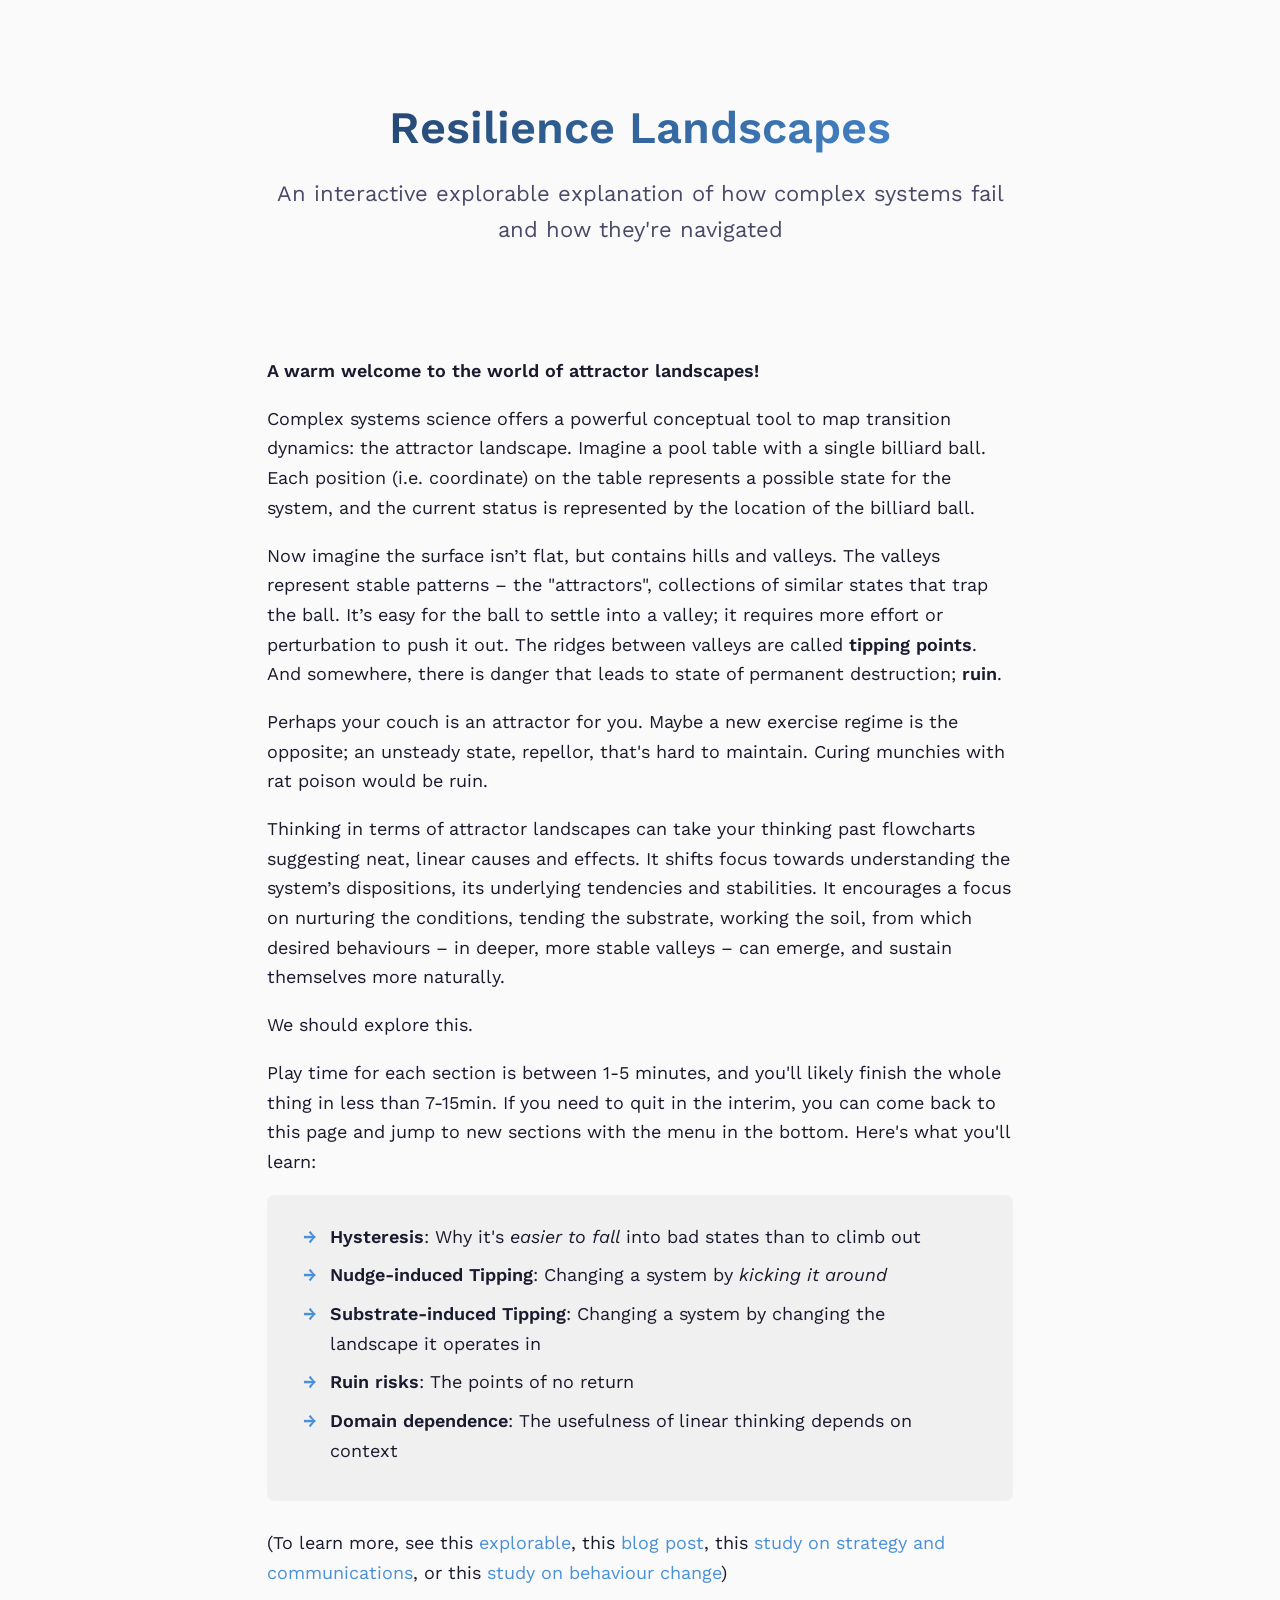
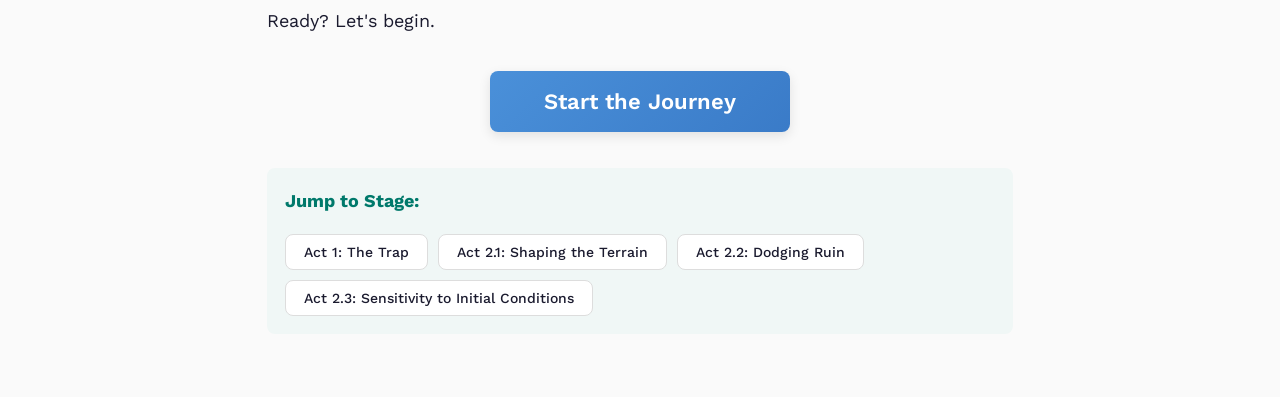
<file: index.html>
<!DOCTYPE html>
<html lang="en">

<head>
    <meta charset="UTF-8">
    <meta name="viewport" content="width=device-width, initial-scale=1.0">
    <meta name="description"
        content="An interactive explorable teaching how complex systems fail—using attractor dynamics, tipping points, and early warning signals.">

    <title>Resilience Landscapes</title>
    <link rel="icon" type="image/png" href="favicon.png">
    <!-- Fonts -->
    <link rel="preconnect" href="https://fonts.googleapis.com">
    <link rel="preconnect" href="https://fonts.gstatic.com" crossorigin>
    <link href="https://fonts.googleapis.com/css2?family=Work+Sans:wght@400;500;600;700&display=swap" rel="stylesheet">

    <!-- Styles -->
    <link rel="stylesheet" href="css/styles.css">

    <!-- Google Analytics -->
    <script async src="https://www.googletagmanager.com/gtag/js?id=G-QK90VZ0VQW"></script>
    <script>
        window.dataLayer = window.dataLayer || [];
        function gtag() { dataLayer.push(arguments); }
        gtag('js', new Date());
        gtag('config', 'G-QK90VZ0VQW', { send_page_view: false });
    </script>
</head>

<body>
    <main id="app">
        <!-- Progress Navigation -->
        <nav class="progress-nav" id="progress-nav" style="display: none;">
            <div class="progress-container">
                <div class="dot-item" id="dot-act1" data-target="act1" title="Act 1: The Trap">
                    <div class="dot"></div><span class="dot-label">1</span>
                </div>
                <div class="dot-line"></div>
                <div class="dot-item" id="dot-act2-s1" data-target="act2-s1" title="Act 2.1: Shaping the Terrain">
                    <div class="dot"></div><span class="dot-label">2.1</span>
                </div>
                <div class="dot-line"></div>
                <div class="dot-item" id="dot-act2-s2" data-target="act2-s2" title="Act 2.2: Dodging Ruin">
                    <div class="dot"></div><span class="dot-label">2.2</span>
                </div>
                <div class="dot-line"></div>
                <div class="dot-item" id="dot-act2-s3" data-target="act2-s3"
                    title="Act 2.3: Sensitivity to Initial Conditions">
                    <div class="dot"></div><span class="dot-label">2.3</span>
                </div>
            </div>
        </nav>

        <!-- Introduction -->
        <section class="narrative-section" id="intro">
            <!-- Title Section -->
            <header class="title-section">
                <h1>Resilience Landscapes</h1>
                <p class="subtitle">An interactive explorable explanation of how complex systems fail and how they're
                    navigated</p>
            </header>

            <p><strong>A warm welcome to the world of attractor landscapes!</strong></p>
            <p>
                Complex systems science offers a powerful conceptual tool to map transition dynamics: the attractor
                landscape. Imagine a pool table with a single billiard ball. Each position (i.e. coordinate) on the
                table represents a
                possible state for the system, and the current status is represented by the location of the billiard
                ball.
            </p>
            <p>
                Now imagine the surface isn’t flat, but contains hills and valleys. The valleys represent stable
                patterns – the "attractors", collections of similar states that trap the ball. It’s easy for the ball to
                settle into a valley; it requires more effort or perturbation to push it out. The ridges between valleys
                are called <strong>tipping points</strong>. And somewhere, there is danger that leads
                to state of permanent destruction; <strong>ruin</strong>.
            </p>
            <p>
                Perhaps your couch is an attractor for you. Maybe a new exercise regime is the opposite; an unsteady
                state, repellor, that's hard to maintain. Curing munchies with rat poison would be ruin.
            </p>
            <p>
                Thinking in terms of attractor landscapes can take your thinking past flowcharts suggesting neat, linear
                causes and effects. It shifts focus towards understanding the system’s dispositions, its underlying
                tendencies and stabilities. It encourages a focus on nurturing the conditions, tending the substrate,
                working the soil, from which desired behaviours – in deeper, more stable valleys – can emerge, and
                sustain themselves more naturally.
            </p>
            <p>
                We should explore this.
            </p>
            <p>
                Play time for each section is between 1-5 minutes, and you'll likely finish the whole thing in less than
                7-15min.
                If you need to quit in the interim, you can come back to this page and jump to new sections with the
                menu
                in the bottom. Here's what you'll learn:
            </p>
            <ul class="learning-goals">
                <li><strong>Hysteresis</strong>: Why it's <em>easier to fall</em> into bad states than to climb out</li>
                <li><strong>Nudge-induced Tipping</strong>: Changing a system by <em>kicking it around</em></li>
                <li><strong>Substrate-induced Tipping</strong>: Changing a system by changing the landscape it operates
                    in</li>
                <li><strong>Ruin risks</strong>: The points of no return</li>
                <li><strong>Domain dependence</strong>: The usefulness of linear thinking depends on context</li>
            </ul>
            <p>
                (To learn more, see this <a href="https://ncase.me/attractors" target="_blank">explorable</a>, this
                <a href="http://mattiheino.com/sense-of-safety" target="_blank">blog post</a>, this <a
                    href="https://doi.org/10.3389/fpsyg.2024.1346542" target="_blank">study on strategy and
                    communications</a>, or this <a href="https://doi.org/10.1080/17437199.2022.2146598"
                    target="_blank">study on behaviour change</a>)
            </p>
            <p>
                Ready? Let's begin.
            </p>
            <button class="start-button" id="start-btn">Start the Journey</button>

            <div class="act-navigation" style="margin: 2rem 0; padding: 1rem; background: #f0f7f6; border-radius: 8px;">
                <p style="margin-top: 0; font-weight: bold; color: #00796b;">Jump to Stage:</p>
                <div style="display: flex; gap: 10px; flex-wrap: wrap;">
                    <button class="nav-link-btn" data-act="act1">Act 1: The Trap</button>
                    <button class="nav-link-btn" data-act="act2-s1">Act 2.1: Shaping the Terrain</button>
                    <button class="nav-link-btn" data-act="act2-s2">Act 2.2: Dodging Ruin</button>
                    <button class="nav-link-btn" data-act="act2-s3">Act 2.3: Sensitivity to Initial Conditions</button>
                </div>
            </div>
        </section>

        <!-- Act 1: The Trap (Hysteresis) -->
        <section class="act-section" id="act1" style="display: none;">
            <h2>Act 1: The Trap</h2>

            <div id="act1-narrative-overlay" class="narrative-overlay hidden">
                <!-- Screen 1: Debrief -->
                <div id="act1-screen-debrief" class="screen">
                    <h3>What just happened?</h3>
                    <p>
                        You probably noticed: it took <strong class="entry-cost">1 click</strong> to fall in,
                        but it required <strong class="exit-cost">~8 clicks</strong> of persistent effort to escape.
                    </p>
                    <p>
                        This asymmetry is called <strong>hysteresis</strong>.
                    </p>
                    <p>
                        For example: Communities lose trust quickly but rebuild it slowly.
                        It's easy to fall into bad states, expensive to escape.
                    </p>
                    <p>
                        Or think of a neighborhood that loses its last grocery store.
                        Residents leave. Property values drop. Getting a new store?
                        That requires <em>reversing</em> a downward spiral – far harder than the initial decline.
                    </p>
                    <p>
                        It is rarely a single thing that causes anything in human systems, but rather often a
                        combination of
                        factors that only become known after the fact. This is captured in the sayings "Everything is
                        obvious, once you know the answer", as well as "It's tough to make predictions, especially about
                        the
                        future."
                    </p>
                    <p>
                        Notice that by moving the ball to the adjacent tiles, you did something very important. You took
                        steps to the <strong>"adjacent possible"</strong> state; a place you could get from where you
                        currently were. This
                        will be explored as we move further.
                    </p>
                    <button class="continue-btn" id="act1-btn-continue">Continue →</button>
                </div>
            </div>

            <div class="act-content">
                <p class="instruction">
                    The ball sits on a plateau. <strong>Click an adjacent tile</strong> to move the ball.
                    <br><br>
                    Try to get it into the valley (the dark green area).
                </p>
                <div class="simulation-container">
                    <canvas id="act1-canvas"></canvas>
                    <div class="controls">
                        <!-- Click counter removed per user request -->
                    </div>
                </div>
                <div class="act1-phases">
                    <div class="phase" id="phase2-instructions" style="display: none;">
                        <p>Now <strong>move the ball OUT of the valley</strong>. Slopes are slippery – if you stop for
                            too long, the ball will slide back down!</p>
                    </div>
                </div>
            </div>
        </section>


        <!-- Act 1 Intermission (Omitted for the time being on purpose!) -->
        <section class="act-section" id="intermission" style="display: none;">
            <h2>Intermission</h2>
            <div class="act-content">
                <p>
                    What did you think about this first interaction?
                </p>

                <form name="act1-feedback" method="POST" action="https://forms.preparedness.fi/submit" class="feedback-form"
                    style="margin: 2rem 0;">
                    <input type="hidden" name="form-name" value="act1-feedback" />
                    <input type="hidden" name="attempts" id="stats-attempts" value="1" />
                    <input type="hidden" name="nudges_out" id="stats-nudges-out" value="0" />

                    <!-- Honeypot field - hidden from humans, visible to bots -->
                    <div class="ohnohoney">
                        <label for="website">Website</label>
                        <input type="text" name="website" id="website" autocomplete="off" tabindex="-1" />
                    </div>

                    <textarea name="feedback" id="user-feedback" placeholder="Share your thoughts here..."
                        style="width: 100%; min-height: 120px; padding: 1rem; border-radius: 8px; border: 1px solid #ddd; font-family: inherit; margin-bottom: 1rem;"></textarea>
                    <button type="submit" class="continue-btn" id="send-feedback-btn">Share Thoughts</button>
                    <p id="feedback-thanks" style="display: none; color: #4db6ac; font-weight: bold; margin-top: 1rem;">
                        Thanks for the feedback!
                    </p>
                </form>

                <button class="continue-btn" id="continue-to-act2" style="margin-top: 1rem;">Continue to Act 2
                    →</button>
            </div>
        </section>

        <!-- Act 2: Changing the Landscape -->
        <section class="act-section" id="act2" style="display: none;">
            <h2>Act 2: Changing the Landscape</h2>

            <div id="act2-narrative-overlay" class="narrative-overlay">
                <!-- Screen 1: System Definition -->
                <div id="act2-screen-setup" class="screen active">
                    <h3>Define your System</h3>
                    <p>Before we begin, think of a system you care about, and which is trying to reach some goal
                        – this could be e.g. yourself, or your community, city, or organisation. Let's
                        imagine the <strong>ball</strong> is that system.</p>

                    <div class="input-group">
                        <label>What is your system?</label>
                        <input type="text" id="act2-input-system" placeholder="e.g. Townsville" />
                    </div>

                    <p>Now, what is a desirable state – a <strong>goal</strong> – this system is striving for? This will
                        be
                        represented by the <strong>star</strong> (⭐) on your landscape.</p>

                    <div class="input-group">
                        <label>What is the goal the system is reaching for?</label>
                        <input type="text" id="act2-input-goal"
                            placeholder="e.g. Ability to survive a 1-week electricity outage" />
                    </div>

                    <button class="continue-btn" id="act2-btn-next-1">Next</button>
                </div>

                <!-- Screen 2: Landscape Mechanics -->
                <div id="act2-screen-concepts" class="screen">
                    <h3>A New Perspective</h3>
                    <p>In Act 1, you saw how a system falls into an attractor – and you had to exert persistent effort
                        to push it back out.</p>

                    <p>Now we switch to a more elaborate view of the terrain – one where you have much less direct
                        control.</p>

                    <p>In this view, each coordinate on the landscape represents a possible "state" of your system.</p>

                    <img src="img/landscape.png" alt="The Landscape of States"
                        style="width:100%; max-width:400px; margin: -05% auto -05% auto; display:block; clip-path: inset(18% 0 18% 0);">

                    <p><strong>Valleys</strong> are collections of coordinates that naturally pull the system toward
                        them. If <span class="val-goal">your goal</span> is a set of states in a valley, it's easy
                        to maintain it.</p>
                    <p><strong>Ridges</strong> are unstable or difficult states that push the system away.
                        If <span class="val-goal">your goal</span> is a set of states on a ridge, it's difficult to
                        maintain it.
                    </p>
                    <p>But navigation is not necessarily about moving the ball directly – it could be about shaping the
                        landscape of
                        possibilities, as we'll see next.</p>
                    <button class="continue-btn" id="act2-btn-next-2">Next</button>
                </div>

                <!-- Screen 3: N-Tipping (Observation) -->
                <div id="act2-screen-observation" class="screen">
                    <h3>Stability goes bye-bye in the wild!</h3>
                    <p>In act 1 you had perfect control of the ball, and the environment was static.</p>
                    <p>But living systems don't exist in a vacuum. They are constantly influenced by external
                        and internal events, including shocks and interactions with their environment.</p>
                    <p>Watch how the smaller events – vibrations – and larger shocks, depicted by <strong>red
                            arrows</strong>, nudge <span class="val-system">your system</span>
                        in its space of possibilities.
                        Just observe how it drifts through its current environment.</p>
                    <button class="continue-btn" id="act2-btn-ready">Begin Observation</button>
                </div>

                <!-- Screen 4: B-Tipping Prompt -->
                <div id="act2-screen-play-prompt" class="screen">
                    <h3>Reshaping the Path</h3>
                    <p>Now it's your turn. To help <span class="val-system">the system</span> reach <span
                            class="val-goal">the goal</span>, you must reshape the terrain itself. But first, a few
                        concepts.</p>
                    <p>When real systems abruptly change their state ("tip"), you can think of it happening in different
                        ways:</p>
                    <p>
                        <strong>Control-driven Tipping</strong>: In Act 1, you deliberately pushed the system over a
                        ridge step by step. This is intentional effort – like choosing to scale a mountain to reach a
                        new destination.
                    </p>
                    <p>
                        <strong>N-Tipping</strong> ("noise-induced"): This is what you just observed with the red
                        arrows. The system wanders randomly due to unexpected shocks or environmental noise, eventually
                        being knocked over a tipping point by chance.
                    </p>
                    <p>
                        <strong>B-Tipping</strong> ("bifurcation-induced"): Here, the tipping happens because the
                        landscape itself changes. What used to be a stability-inducing valley slowly flattens out until
                        it offers no protection at all. Once that stability is gone, even the smallest amount of
                        everyday noise will push the system into a new state.
                    </p>
                    <p>In what follows, you're acting more as a steward than a driver of the system. <strong>Stamp the
                            terrain</strong> (click to lift/lower) to create a path of valleys – and
                        remove the ridges standing in the way.</p>
                    <button class="continue-btn" id="act2-btn-start">Start stewarding</button>
                    <p class="tip" style="font-size: 0.85rem; color: #666; margin-top: 0.75rem; font-style: italic;">
                        💡 Tip: On a computer, you can right-click to quickly toggle between lift and lower.
                    </p>
                </div>

                <!-- Screen 5: Strategic Debrief (Retry 1) -->
                <div id="act2-screen-strategy" class="screen">
                    <h3>Success!</h3>
                    <p>You reached <span class="val-goal">the goal</span> in <span class="val-clicks">X</span>
                        stamps.
                    </p>
                    <p>By the way, in complex systems science, these <strong>Valleys</strong> are formally called
                        <strong>Attractors</strong>, and the <strong>Ridges</strong> are called
                        <strong>Repellors</strong>. You just practically applied attractor dynamics!
                    </p>
                    <p>But can we be more strategic? Often, it's more effective to first <strong>lower terrain below
                            the
                            goal</strong>
                        deeply, then <strong>craft a valley backwards</strong> from the goal to wherever the ball
                        now
                        is.</p>
                    <p>You can also <strong>raise the areas</strong> where you <em>don't</em> want the system to go,
                        to
                        make negative movement harder.</p>
                    <p><strong>Warning:</strong> Notice that a skull has emerged in the landscape. This is a state
                        of
                        destruction called
                        <strong>ruin</strong>.
                        Hitting ruin means game over!
                    </p>
                    <button class="continue-btn" id="act2-btn-replay-1">Let's go!</button>
                </div>

                <!-- Screen 6: Strategic Learning (Retry 2) -->
                <div id="act2-screen-comparison" class="screen">
                    <div id="comparison-result">
                        <!-- Dynamic text -->
                    </div>
                    <p>Working backwards from a goal is what people mean when they say <em>"begin with the end in
                            mind"</em>.</p>
                    <p>There was uncertainty about where the ball would be by the time your "canal"
                        was finished, but you were able to hold off the final part of the construction to the last
                        minute.</p>
                    <p><strong>But there's a
                            catch:</strong> This strategy works because the landscape and the goal are stable, and
                        you
                        can invest your resources ("stamps") up front, knowing they will pay dividents later.</p>
                    <p>Try using the same "working backwards" strategy again, but <strong>beware:</strong>
                        There are now many more coordinates that instill ruin.</p>
                    <p>In complex systems, preventing ruin is imperative:
                    <blockquote><strong>"The first rule of life is not to die."</strong></blockquote>
                    This is because destruction nullifies all your potential future wins. Hence, take risks but cut
                    your
                    downside.</p>
                    <p>You can do this by <strong>immediately raising the terrain</strong> below ruin states.</p>
                    <p>Do this first, then carry on with the "working backwards from the goal" strategy.</p>
                    <button class="continue-btn" id="act2-btn-replay-2">Start Final Try</button>
                </div>

                <!-- Screen 7: Act 2 Stage 2 Surprise (Uh-oh) -->
                <div id="act2-screen-s2-surprise" class="screen">
                    <h3>Uh-oh!</h3>
                    <p>Something has profoundly shifted!</p>
                    <p>What was once your <strong>Goal</strong> (⭐) has collapsed into a <strong>Ruin</strong> (💀).
                        Reaching it now means failure for <span class="val-system">the system</span>.</p>
                    <p>This is what often happens in the real world; today's goals can be tomorrow's stray paths.
                    </p>
                    <p>Your new <strong>Goal</strong> has moved to the North-West. You must pivot your landscaping
                        strategy
                        immediately to avoid disaster!</p>
                    <button class="continue-btn" id="act2-s2-btn-pivot">Pivot, quickly!</button>
                </div>

                <!-- Screen 7: Final Stage Debrief -->
                <div id="act2-screen-final" class="screen">
                    <h3>Master of Landscapes</h3>
                    <p>You've demonstrated that systemic change isn't just about pushing harder, but changing shape
                        of
                        the possibilities – which states (i.e. coordinates) are easy to arrive at, and which are
                        more
                        difficult.</p>
                    <blockquote>"Changing the landscape changes the future."</blockquote>
                    <p>You've seen that strategies such as "beginning with the end in mind" and working backwards
                        can be
                        effective, but only in the appropriate context; in this case, stability. Conversely, in
                        stable
                        terrains, moving the ball by constantly shifting the directly adjacent area can be very
                        wasteful: You could even just use a few stamps to make a path to your goal, sit back, and wait 
						for randomness to push you there eventually.
                    </p>
                    <p>By moulding what's possible, you enabled positive B-tipping and mastered the first stage of
                        managing resilience landscapes.</p>
                    <p>There's one more thing to see here. Observe how the ball doesn't always drop to the same
                        direction.
                    </p>
                    <button class="continue-btn" id="act2-btn-complete">Show me.</button>
                </div>

                <!-- Screen 8: Stage 2 Intro -->
                <div id="act2-screen-s2-intro" class="screen">
                    <h3>Stage 2: The Evolving Landscape</h3>
                    <p>Now that you've mastered the basics of B-tipping, let's refine your approach.</p>
                    <p>Remember the strategy: First <strong>lower terrain below the goal</strong>, then
                        <strong>craft a
                            valley backwards</strong> to the system's current state. Finally, <strong>raise the
                            areas</strong> you want to avoid.
                    </p>
                    <p>Ready to steward <span class="val-system">the system</span> through this next challenge?</p>
                    <button class="continue-btn" id="act2-s2-btn-start">Start Stage 2</button>
                </div>

                <!-- Screen 8: Act 2 Stage 2 Failure -->
                <div id="act2-screen-s2-failed" class="screen">
                    <h3>System Collapse</h3>
                    <p><span class="val-system">The system</span> reached the <strong>Ruin</strong> state. This is a
                        point of no return from which the system cannot recover.</p>
                    <p>In complex systems, preventing ruin is imperative: "The first rule of life is not to die."
                    </p>
                    <p>This is because destruction nullifies all your potential future wins. Hence, take risks but
                        cut
                        your downside.</p>
                    <button class="continue-btn" id="act2-s2-btn-retry">Try Again</button>
                </div>

                <!-- Sensitivity Demo: Retry Overlay -->
                <div id="act2-screen-sensitivity-retry" class="screen">
                    <h3>Sensitivity Check</h3>
                    <p>Watch the ball roll again from the <strong>exact same starting position</strong>.</p>
                    <p>If the system isn't sensitive to initial conditions, it should follow the <em>exact same
                            path</em>. Sometimes it acts similarly, other times it diverges wildly.</p>
                    <button class="continue-btn" id="act2-sens-btn-retry">Start Next Run</button>
                </div>

                <!-- Sensitivity Demo: Explanation -->
                <div id="act2-screen-sensitivity-explainer" class="screen">
                    <h3>Sensitivity to Initial Conditions</h3>
                    <p>Even though the ball started at the exact same spot, tiny microscopic differences (and
                        randomness) caused it to take quite a different path.</p>
                    <p>This is the hallmark of chaos: <strong>Sensitivity to Initial Conditions</strong> (AKA "the
                        butterfly
                        effect").</p>
                    <p>When you deal with the nuances of complex systems, you cannot predict their future path,
                        because
                        you can never measure the current state precisely enough to account for all minute
                        eventualities.</p>
                    <p>To learn more, see Table 1 <a
                            href="https://www.tandfonline.com/doi/full/10.1080/17437199.2022.2146598"
                            target="_blank">here</a>.</p>
                    <button class="continue-btn" id="act2-explainer-btn-next">Continue</button>
                </div>
            </div>

            <div class="act-content">
                <div id="act2-canvas-wrapper" style="position: relative;">
                    <canvas id="act2-canvas"></canvas>
                </div>

            </div>
        </section>

        <!-- Act 2 Quiz -->
        <section class="quiz-section" id="act2-quiz" style="display: none;">
            <h3>Quick Check</h3>
            <p>For each scenario, decide: was it N-tipping or B-tipping?</p>
            <div class="quiz-questions">
                <div class="quiz-question" data-correct="n">
                    <p class="scenario">A well-funded hospital is overwhelmed by an unexpected pandemic surge.</p>
                    <button class="quiz-btn" data-answer="n">N-Tipping (Random Shock)</button>
                    <button class="quiz-btn" data-answer="b">B-Tipping (Eroded Resilience)</button>
                    <button class="quiz-btn" data-answer="nb">Both in conjunction</button>
                    <div class="feedback"></div>
                </div>
                <div class="quiz-question" data-correct="b">
                    <p class="scenario">A bridge that passed inspections for years suddenly collapses after decades of
                        deferred maintenance.</p>
                    <button class="quiz-btn" data-answer="n">N-Tipping (Random Shock)</button>
                    <button class="quiz-btn" data-answer="b">B-Tipping (Eroded Resilience)</button>
                    <button class="quiz-btn" data-answer="nb">Both in conjunction</button>
                    <div class="feedback"></div>
                </div>
                <div class="quiz-question" data-correct="n">
                    <p class="scenario">A freak lightning strike causes a massive wildfire in a healthy forest.</p>
                    <button class="quiz-btn" data-answer="n">N-Tipping (Random Shock)</button>
                    <button class="quiz-btn" data-answer="b">B-Tipping (Eroded Resilience)</button>
                    <button class="quiz-btn" data-answer="nb">Both in conjunction</button>
                    <div class="feedback"></div>
                </div>
                <div class="quiz-question" data-correct="nb">
                    <p class="scenario">A society where bad governance actors have caused trust to erode, and a single
                        act of police violence causes riots that spread country-wide.</p>
                    <button class="quiz-btn" data-answer="n">N-Tipping (Random Shock)</button>
                    <button class="quiz-btn" data-answer="b">B-Tipping (Eroded Resilience)</button>
                    <button class="quiz-btn" data-answer="nb">Both in conjunction</button>
                    <div class="feedback"></div>
                </div>
            </div>
            <button class="continue-btn" id="continue-to-act2-debrief" style="display: none;">Continue →</button>
        </section>

        <!-- Act 2 Debrief Part 1 -->
        <section class="debrief-section" id="act2-debrief" style="display: none;">
            <div class="debrief-content">
                <h3>Two Paths Towards Change</h3>
                <p>
                    <strong>N-Tipping</strong> (noise-induced): Everything seemed stable.
                    Then a shock pushed the ball over the edge.
                </p>
                <p>
                    <strong>B-Tipping</strong> (bifurcation-induced): The landscape itself changed.
                    The valley eroded until even a gentle breeze was enough to move the ball.
                </p>
                <p>
                    We can think of Black Swans – unexpected extreme events with big consequences – as cases of
                    N-tipping. The COVID-19 pandemic would be one for most people (although it wasn't a surprise for the
                    initiated). N-tipping is not always bad; winning the lottery would count, too.<br><br>
                    For other things, there is no perceptible change as we sit in an attractor, but its resilience
                    slowly erodes – until the formerly-stable state is destabilised and we may not even notice until it
                    actually tips. Such periods of
                    b-tipping-induced instability are times of both opportunity and danger.
                </p>
                <p>
                    Most abrupt changes involve <em>both</em>: Consider
                    a system weakened by gradual erosion, finished off by a shock that
                    wouldn't have mattered years earlier.
                </p>
                <button class="continue-btn" id="continue-to-act2-debrief-2">Continue →</button>
            </div>
        </section>

        <!-- Act 2 Debrief Part 2 -->
        <section class="debrief-section" id="act2-debrief-extra" style="display: none;">
            <div class="debrief-content">
                <p>
                    If we consider the example of smoking, the starting landscape might look something like this:
                </p>
                <img src="img/smoking_landscape_schematic.png" alt="Smoking Landscape Schematic"
                    style="width:100%; max-width:600px; margin: 1rem auto; display:block;">
                <p>
                    Consider the following example, and the idiom <em>The straw that broke the camel's back</em>:
                </p>
                <blockquote>
                    "To give an example of the behaviour change process of smoking cessation: The
                    combination of influences on behaviour develops a landscape in which one attractor is ‘smoking’, the
                    other one ‘non-smoking’. Combinations of counselling interventions, environmental factors, access to
                    tobacco products etc. could make the ‘smoking’ attractor more fragile (i.e., shallower). Hence, a
                    small additional push could make the system tip to the other attractor (non-smoking) – for
                    example, a pharmacological intervention that temporarily stopped cravings, improving ability to
                    resist
                    temptations. However, if that new attractor (non-smoking) is also rather shallow, another push –
                    even from random
                    events such as facing some adversity or disappointment, or being offered a smoke by a colleague –
                    could make the system tip back to the previous attractor (smoking). In such a way, the process of
                    stopping smoking and relapsing can be explained as a combination of B and N-tipping." <br><br>
                    - Adapted from <a href="https://www.tandfonline.com/doi/full/10.1080/17437199.2022.2146598"
                        target="_blank">this article</a>
                </blockquote>
                <p>
                    The process might look something like this:
                </p>
                <img src="img/smoking_1d_schematic.png" alt="Smoking 1D Schematic"
                    style="width:100%; max-width:600px; margin: 1rem auto; display:block;">
                <p>
                    When the camel's back finally breaks, you may see analysts running to the scene – to examine the
                    unique back-breaking abilities of the final straw. But often it was never that specific straw! It
                    was
                    everything that came before; the forces shaping of the landscape, and those moving the ball.
                </p>

                <button class="continue-btn" id="continue-to-act2-reflection"
                    style="margin-top: 2rem;">Continue</button>
            </div>
        </section>

        <!-- Act 2 Reflection -->
        <section class="debrief-section" id="act2-reflection-section" style="display: none;">
            <div class="debrief-content">
                <h3>Reflection</h3>
                <p>Help us understand how these concepts apply to your system.</p>

                <form name="act2-reflection" method="POST" action="https://forms.preparedness.fi/submit" class="feedback-form"
                    style="display: block;">
                    <input type="hidden" name="form-name" value="act2-reflection" />

                    <!-- Honeypot field -->
                    <div class="ohnohoney">
                        <label for="website-reflect">Website</label>
                        <input type="text" name="website" id="website-reflect" autocomplete="off" tabindex="-1" />
                    </div>

                    <label style="display:block; margin-top:1rem; font-weight:bold;">1. Ruin States</label>
                    <p style="font-size:0.9rem; margin-bottom:0.5rem;">What might be a "ruin state" (point of no
                        return) for <span class="val-system">your system</span>?</p>
                    <textarea name="ruin_examples" placeholder="e.g. Bankruptcy, ecological collapse, loss of trust..."
                        style="width: 100%; min-height: 60px;"></textarea>

                    <label style="display:block; margin-top:1rem; font-weight:bold;">2. Adjacent
                        Possible</label>
                    <p style="font-size:0.9rem; margin-bottom:0.5rem;">If <span class="val-system">your
                            system</span> is your system and <span class="val-goal">the goal</span> is a goal...
                        what is a positive "adjacent possible" state available right now? E.g. for a person
                        who's
                        looking to increase their physical activity, this could be going out for one extra walk
                        every week.</p>
                    <textarea name="adjacent_possible" placeholder="A state one step from where you're at"
                        style="width: 100%; min-height: 60px;"></textarea>

                    <div style="margin-top:1rem;">
                        <label style="display:flex; align-items:center; gap:0.5rem;">
                            <input type="checkbox" name="cant_think_of_anything" value="yes">
                            <span>I can't think of anything right now.</span>
                        </label>
                    </div>

                    <p style="font-size: 0.8rem; color: #666; margin-top: 1rem;">
                        Privacy Note: Your responses are anonymous and help us improve this educational tool.
                        Avoid
                        sharing data from which you or others could be identified.
                    </p>
                </form>

                <p style="margin-top: 2rem; font-weight: bold;">
                    What are your impressions of this interactive exploration? Can you think of any real-world analogy
                    or story, of what happened when <span class="val-system">your system</span> was trying to reach
                    <span class="val-goal">the goal</span>? I'd love to hear from you!
                </p>

                <form name="act2-feedback" method="POST" action="https://forms.preparedness.fi/submit" class="feedback-form"
                    style="margin: 1rem 0;">
                    <input type="hidden" name="form-name" value="act2-feedback" />
                    <input type="hidden" name="act" value="act2" />
                    <input type="hidden" name="system" id="form-act2-system" value="" />
                    <input type="hidden" name="goal" id="form-act2-goal" value="" />

                    <!-- Honeypot field -->
                    <div class="ohnohoney">
                        <label for="website-act2">Website</label>
                        <input type="text" name="website" id="website-act2" autocomplete="off" tabindex="-1" />
                    </div>

                    <textarea name="feedback" id="act2-feedback-text" placeholder="Share your thoughts..."
                        style="width: 100%; min-height: 100px; padding: 0.8rem; border-radius: 8px; border: 1px solid #ddd; font-family: inherit; margin-bottom: 1rem;"></textarea>
                </form>

                <button class="continue-btn" id="continue-to-act3">Submit & Continue to Act 3</button>
            </div>
        </section>

        <!-- Act 3: Reading the Wobble -->
        <section class="act-section" id="act3" style="display: none;">
            <h2>Act 3: Reading the Wobble</h2>
            <div class="act-content">
                <p class="instruction">
                    The landscape is hidden in fog. You can only see the ball—and how it moves.
                    Watch for <strong>warning signs</strong> that tipping is near.
                </p>
                <div class="simulation-container wobble-sim">
                    <canvas id="act3-canvas"></canvas>
                    <div class="wobble-indicators">
                        <div class="indicator">
                            <span class="indicator-label">Oscillation:</span>
                            <div class="indicator-bar">
                                <div class="indicator-fill" id="oscillation-bar"></div>
                            </div>
                        </div>
                        <div class="indicator">
                            <span class="indicator-label">Recovery Speed:</span>
                            <div class="indicator-bar">
                                <div class="indicator-fill" id="recovery-bar"></div>
                            </div>
                        </div>
                    </div>
                    <div class="controls">
                        <button id="evacuate-btn" class="evacuate-btn">🚨 EVACUATE</button>
                        <p class="evacuate-warning">Costly action—use wisely!</p>
                    </div>
                    <div class="score-display">
                        <span>Score: <span id="act3-score">0</span></span>
                    </div>
                </div>
                <div class="hints-panel">
                    <h4>What to watch for:</h4>
                    <ul>
                        <li><strong>Increased wobble:</strong> The ball swings wider and wider</li>
                        <li><strong>Slow recovery:</strong> After a disturbance, the ball takes longer to settle</li>
                    </ul>
                    <p class="hint-note">These are signs of <em>critical slowing down</em>—the system is losing its
                        grip.</p>
                </div>
            </div>
        </section>

        <!-- Act 3 Debrief -->
        <section class="debrief-section" id="act3-debrief" style="display: none;">
            <div class="debrief-content">
                <h3>You don't need to see the cliff</h3>
                <p>
                    You learned to read the <strong>early warning signals</strong>:
                </p>
                <ul>
                    <li><strong>Increased variance:</strong> The ball wobbles more as the valley shallows</li>
                    <li><strong>Critical slowing down:</strong> Recovery takes longer near tipping points</li>
                </ul>
                <blockquote>
                    "You don't need to see the cliff to know you're near it.
                    Watch the wobble."
                </blockquote>
                <p>
                    In real systems, this might be: rising volatility in markets,
                    longer recovery times for ecosystems, or increasing polarization in societies.
                </p>
                <button class="continue-btn" id="continue-to-act4">Continue →</button>
            </div>
        </section>

        <!-- Act 4: The Myth of Panic -->
        <section class="act-section" id="act4" style="display: none;">
            <h2>Act 4: The Myth of Panic</h2>
            <div class="act-content">
                <p class="instruction">
                    You're now a <strong>community leader</strong>. A slow-building crisis approaches.
                    How will you communicate with your community?
                </p>
                <div class="simulation-container myth-sim">
                    <canvas id="act4-canvas"></canvas>
                    <div class="resource-panel">
                        <div class="resource">
                            <span class="resource-icon">🤝</span>
                            <span class="resource-label">Public Trust:</span>
                            <span class="resource-value" id="trust-value">100</span>
                        </div>
                        <div class="resource">
                            <span class="resource-icon">⏱️</span>
                            <span class="resource-label">Turns remaining:</span>
                            <span class="resource-value" id="turns-value">10</span>
                        </div>
                    </div>
                    <div class="legend-panel">
                        <div class="legend-item"><span class="legend-color ball-color"></span> Community Safety (the
                            ball)</div>
                        <div class="legend-item"><span class="legend-color valley-color"></span> Precautionary Norms
                            (valleys)</div>
                        <div class="legend-item"><span class="legend-color fog-color"></span> Public Uncertainty (fog)
                        </div>
                    </div>
                </div>
                <div class="choice-panel">
                    <h4>Turn <span id="current-turn">1</span>: Choose your approach</h4>
                    <div class="choices">
                        <button class="choice-btn" id="reassure-btn">
                            <span class="choice-icon">😌</span>
                            <span class="choice-title">"Stay Calm"</span>
                            <span class="choice-effect">Trust +5 | Fog remains</span>
                        </button>
                        <button class="choice-btn" id="warn-btn">
                            <span class="choice-icon">📢</span>
                            <span class="choice-title">"Warn & Empower"</span>
                            <span class="choice-effect">Trust −15 | Fog clears, community digs in</span>
                        </button>
                    </div>
                </div>
            </div>
        </section>

        <!-- Act 4 Debrief -->
        <section class="debrief-section" id="act4-debrief" style="display: none;">
            <div class="debrief-content">
                <h3>The Myth of Mass Panic</h3>
                <p id="act4-result"></p>
                <p>
                    Disaster researchers have consistently found that <strong>panic is rare</strong>.
                    The real danger isn't that people will panic—it's that they won't be prepared.
                </p>
                <blockquote>
                    "The 'myth of mass panic' assumes transparency causes chaos.
                    Research shows the opposite: informed communities self-organize.
                    Hiding risk prevents adaptation."
                    <cite>— Based on Quarantelli's disaster research</cite>
                </blockquote>
                <p>
                    When you warned people, they <em>dug in</em>—literally deepening their own valleys,
                    building resilience from the bottom up. The short-term trust hit
                    was worth the long-term survival.
                </p>
                <button class="continue-btn" id="continue-to-act5">Continue →</button>
            </div>
        </section>

        <!-- Act 5: The Governor -->
        <section class="act-section" id="act5" style="display: none;">
            <h2>Act 5: The Governor</h2>
            <div class="act-content">
                <p class="instruction">
                    You have <strong>50 Resilience Points</strong> to prepare your city for an uncertain future.
                    Survive 3 crisis rounds.
                </p>
                <div class="simulation-container governor-sim">
                    <canvas id="act5-canvas"></canvas>
                    <div class="budget-panel">
                        <div class="budget-display">
                            <span class="budget-icon">💰</span>
                            <span class="budget-label">Resilience Points:</span>
                            <span class="budget-value" id="rp-value">50</span>
                        </div>
                        <div class="round-display">
                            <span class="round-icon">🌀</span>
                            <span class="round-label">Crisis Round:</span>
                            <span class="round-value" id="round-value">Preparation</span>
                        </div>
                    </div>
                </div>
                <div class="action-panel">
                    <h4>Choose an action:</h4>
                    <div class="actions">
                        <button class="action-btn" data-action="deepen" data-cost="3">
                            <span class="action-icon">⛏️</span>
                            <span class="action-name">Deepen</span>
                            <span class="action-cost">−3 RP</span>
                            <span class="action-desc">Make current valley more stable</span>
                        </button>
                        <button class="action-btn" data-action="widen" data-cost="5">
                            <span class="action-icon">↔️</span>
                            <span class="action-name">Widen</span>
                            <span class="action-cost">−5 RP</span>
                            <span class="action-desc">Expand valley to tolerate lateral shocks</span>
                        </button>
                        <button class="action-btn" data-action="scout" data-cost="2">
                            <span class="action-icon">🔍</span>
                            <span class="action-name">Scout</span>
                            <span class="action-cost">−2 RP</span>
                            <span class="action-desc">Reveal one foggy hex</span>
                        </button>
                        <button class="action-btn" data-action="barrier" data-cost="8">
                            <span class="action-icon">🧱</span>
                            <span class="action-name">Barrier</span>
                            <span class="action-cost">−8 RP</span>
                            <span class="action-desc">Block path to ruin</span>
                        </button>
                    </div>
                    <button class="ready-btn" id="ready-btn">Ready for Crisis →</button>
                </div>
            </div>
        </section>

        <!-- Act 5 Debrief / Final -->
        <section class="debrief-section" id="final-debrief" style="display: none;">
            <div class="debrief-content">
                <h3>Final Assessment</h3>
                <div id="final-diagnosis"></div>

                <h3>What You've Learned</h3>
                <ul class="final-learnings">
                    <li><strong>Hysteresis:</strong> It's easier to fall than to climb out</li>
                    <li><strong>N-Tipping:</strong> Random shocks can topple stable systems</li>
                    <li><strong>B-Tipping:</strong> Gradual erosion makes systems fragile</li>
                    <li><strong>Early Warning Signals:</strong> Wobble and slow recovery predict tipping</li>
                    <li><strong>Transparency:</strong> Informed communities self-organize and adapt</li>
                    <li><strong>Balance:</strong> Resilience requires both depth and flexibility</li>
                </ul>

                <blockquote class="final-quote">
                    "The goal isn't to predict the future—it's to build systems
                    that can handle the futures we can't predict."
                </blockquote>

                <div class="credits">
                    <p>
                        Based on research by Matti T.J. Heino and colleagues on
                        <a href="#">attractor landscapes</a> and
                        <a href="#">resilience under uncertainty</a>.
                    </p>
                    <p>
                        Inspired by <a href="https://ncase.me">Nicky Case's</a> explorable explanations.
                    </p>
                </div>
            </div>
        </section>

        <!-- End Screen -->
        <section class="debrief-section" id="end-screen" style="display: none;">
            <div class="debrief-content">
                <h3>Thank You for Exploring!</h3>
                <p>
                    Thank you for taking the time to journey through these resilience landscapes.
                </p>
                <p>
                    The explorable is being improved and there are more acts to come! Future stages will explore even
                    more strange and wonderful
                    phenomena
                    that prohibit direct control in real-world contexts, helping us better understand how to
                    steward complex systems. The goal isn't to predict the future – it's to build systems
                    that can handle the futures we can't predict.
                </p>
				<p>
                    Like a subway map, this is an imperfect representation of reality. But it's a good weapon
					against linear thinking and A → B flowcharts – which have their uses, but can be way simplistic 
					when humans are at play.
                </p>
                <p>
                    Meanwhile, to learn more, see this <a href="https://ncase.me/attractors"
                        target="_blank">explorable</a>, this
                    <a href="http://mattiheino.com/sense-of-safety" target="_blank">blog post</a>, this <a
                        href="https://doi.org/10.3389/fpsyg.2024.1346542" target="_blank">study on strategy and
                        communications</a>, or this <a href="https://doi.org/10.1080/17437199.2022.2146598"
                        target="_blank">study on behaviour change</a>.
                </p>
                <p>
                    So, shape your terrain, take care, and see you later!
                </p>
                <button class="continue-btn" id="restart-btn-end">Start Over</button>
                <p>
                    <em><br>Based on research by Matti T.J. Heino and colleagues on attractor landscapes and
                        resilience under uncertainty.</em>
                </p>
            </div>
        </section>

    </main>

    <!-- Scripts -->
    <script src="js/hexGrid.js"></script>
    <script src="js/perlin.js"></script>
    <script src="js/terrain.js"></script>
    <script src="js/ball.js"></script>
    <script src="js/fog.js"></script>
    <script src="js/acts/act1-trap.js"></script>
    <script src="js/acts/act2-landscape-data.js"></script>
    <script src="js/acts/act2-tipping.js"></script>
    <script src="js/acts/act2-quiz.js"></script>
    <script src="js/acts/act3-wobble.js"></script>
    <script src="js/acts/act4-panic.js"></script>
    <script src="js/acts/act5-governor.js"></script>
    <script src="js/analytics.js"></script>
    <script src="js/main.js"></script>
</body>

</html>
</file>
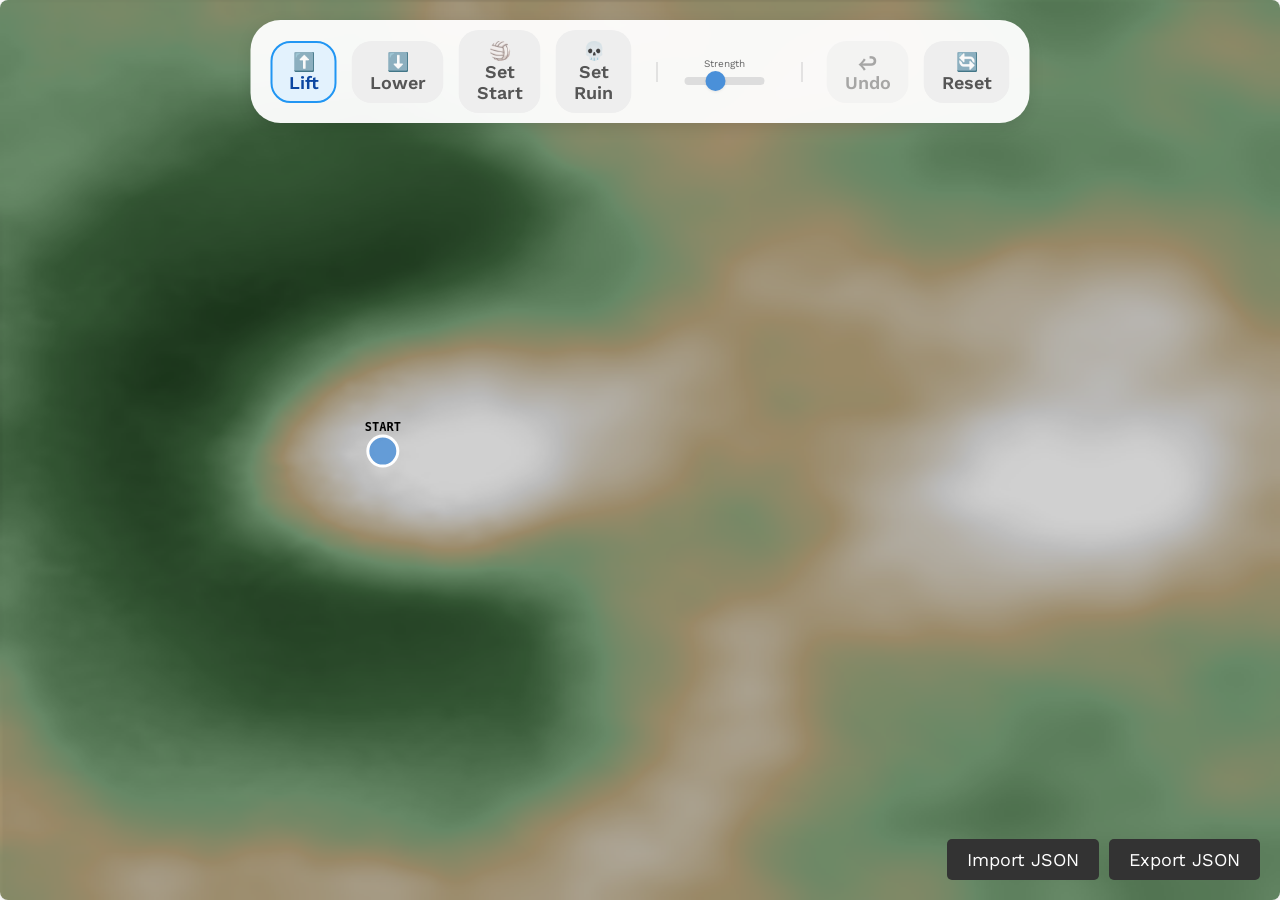
<file: sandbox.html>
<!DOCTYPE html>
<html lang="en">

<head>
    <meta charset="UTF-8">
    <meta name="viewport" content="width=device-width, initial-scale=1.0">
    <title>Resilience Landscapes - Terrain Sandbox</title>
    <link rel="stylesheet" href="css/styles.css">
    <link href="https://fonts.googleapis.com/css2?family=Work+Sans:wght@300;400;600&display=swap" rel="stylesheet">
    <style>
        body {
            margin: 0;
            overflow: hidden;
            background: #fafafa;
            font-family: 'Work Sans', sans-serif;
        }

        #sandbox-container {
            position: relative;
            width: 100vw;
            height: 100vh;
        }

        canvas {
            display: block;
            width: 100%;
            height: 100%;
        }

        #toolbar {
            position: absolute;
            top: 20px;
            left: 50%;
            transform: translateX(-50%);
            background: rgba(255, 255, 255, 0.95);
            padding: 10px 20px;
            border-radius: 30px;
            box-shadow: 0 4px 15px rgba(0, 0, 0, 0.1);
            display: flex;
            gap: 15px;
            align-items: center;
            z-index: 100;
        }

        .tool-btn {
            background: #eee;
            border: 2px solid transparent;
            padding: 8px 16px;
            border-radius: 20px;
            cursor: pointer;
            font-weight: 600;
            color: #555;
            transition: all 0.2s;
        }

        .tool-btn:hover {
            background: #ddd;
        }

        .tool-btn.active {
            background: #e3f2fd;
            border-color: #2196f3;
            color: #0d47a1;
        }

        #io-panel {
            position: absolute;
            bottom: 20px;
            right: 20px;
            display: flex;
            gap: 10px;
            z-index: 100;
        }

        .io-btn {
            background: #333;
            color: white;
            border: none;
            padding: 10px 20px;
            border-radius: 5px;
            cursor: pointer;
        }

        #status-msg {
            position: absolute;
            bottom: 20px;
            left: 20px;
            background: rgba(0, 0, 0, 0.7);
            color: white;
            padding: 8px 15px;
            border-radius: 5px;
            opacity: 0;
            transition: opacity 0.5s;
            pointer-events: none;
        }
    </style>
</head>

<body>

    <div id="sandbox-container">
        <canvas id="sandbox-canvas"></canvas>

        <div id="toolbar">
            <button class="tool-btn active" data-tool="lift" onclick="setTool('lift')">⬆️ Lift</button>
            <button class="tool-btn" data-tool="lower" onclick="setTool('lower')">⬇️ Lower</button>
            <button class="tool-btn" data-tool="ball" onclick="setTool('ball')">🏐 Set Start</button>
            <button class="tool-btn" data-tool="ruin" onclick="setTool('ruin')">💀 Set Ruin</button>

            <div style="width: 1px; height: 20px; background: #ccc; margin: 0 10px;"></div>

            <div style="display: flex; flex-direction: column; align-items: center; margin-right: 10px;">
                <label style="font-size: 10px; color: #666; margin-bottom: 2px;">Strength</label>
                <input type="range" id="brush-strength" min="0.1" max="1.5" step="0.1" value="0.6" style="width: 80px;">
            </div>

            <div style="width: 1px; height: 20px; background: #ccc; margin: 0 10px;"></div>

            <button class="tool-btn" onclick="undo()" id="btn-undo" disabled>↩️ Undo</button>
            <button class="tool-btn" onclick="resetTerrain()">🔄 Reset</button>
        </div>

        <div id="io-panel">
            <button class="io-btn" onclick="importScen()">Import JSON</button>
            <button class="io-btn" onclick="exportScen()">Export JSON</button>
        </div>

        <div id="status-msg">Action Saved</div>
    </div>

    <!-- Dependencies -->
    <script src="js/perlin.js"></script>
    <script src="js/terrain.js"></script>
    <script src="js/ball.js"></script>
    <script src="js/acts/act2-landscape-data.js"></script>
    <script src="js/sandbox.js"></script>

</body>

</html>
</file>
<file: css/styles.css>
/* ========================================
   RESILIENCE LANDSCAPES - MAIN STYLESHEET
   ======================================== */

/* CSS Custom Properties (Design Tokens) */
:root {
    /* Colors - Core Palette */
    --bg-primary: #FAFAFA;
    --bg-secondary: #F0F0F0;
    --text-primary: #1A1A2E;
    --text-secondary: #4A4A68;
    --text-muted: #8888A0;

    /* Colors - Elevation Gradient (valleys to ridges) */
    --elevation-deep: #1E3A5F;
    /* -3: Deep valley */
    --elevation-medium: #2E86AB;
    /* -2: Medium valley */
    --elevation-shallow: #45B7A0;
    /* -1: Shallow valley */
    --elevation-neutral: #A0A0A0;
    /*  0: Neutral */
    --elevation-low-ridge: #E8A838;
    /* +1: Low ridge */
    --elevation-medium-ridge: #E07B39;
    /* +2: Medium ridge */
    --elevation-high-ridge: #E84855;
    /* +3: High ridge */
    --elevation-ruin: #0D0D1A;
    /* Ruin state */

    /* Colors - Semantic */
    --accent-primary: #4A90D9;
    --accent-success: #45B7A0;
    --accent-warning: #E8A838;
    --accent-danger: #E84855;
    --fog-color: rgba(200, 200, 220, 0.7);

    /* Colors - UI Elements */
    --button-primary: #4A90D9;
    --button-primary-hover: #3A7BC8;
    --button-secondary: #E0E0E0;
    --button-danger: #E84855;

    /* Typography */
    --font-family: 'Work Sans', -apple-system, BlinkMacSystemFont, 'Segoe UI', Roboto, sans-serif;
    --font-size-base: 18px;
    --font-size-small: 14px;
    --font-size-large: 22px;
    --font-size-h1: 2.5rem;
    --font-size-h2: 1.8rem;
    --font-size-h3: 1.4rem;
    --line-height-base: 1.65;
    --line-height-tight: 1.3;

    /* Spacing */
    --space-xs: 0.25rem;
    --space-sm: 0.5rem;
    --space-md: 1rem;
    --space-lg: 1.5rem;
    --space-xl: 2rem;
    --space-2xl: 3rem;
    --space-3xl: 4rem;

    /* Layout */
    --max-width: 800px;
    --hex-size: 50px;

    /* Transitions */
    --transition-fast: 150ms ease;
    --transition-medium: 300ms ease;
    --transition-slow: 500ms ease;

    /* Shadows */
    --shadow-sm: 0 1px 3px rgba(0, 0, 0, 0.08);
    --shadow-md: 0 4px 12px rgba(0, 0, 0, 0.1);
    --shadow-lg: 0 8px 24px rgba(0, 0, 0, 0.12);

    /* Border Radius */
    --radius-sm: 4px;
    --radius-md: 8px;
    --radius-lg: 12px;
    --radius-full: 50%;
}

/* Honeypot field - hidden from humans, accessible to bots */
.ohnohoney {
    opacity: 0;
    position: absolute;
    top: 0;
    left: 0;
    height: 0;
    width: 0;
    z-index: -1;
}

/* ========================================
   BASE STYLES
   ======================================== */

*,
*::before,
*::after {
    box-sizing: border-box;
}

html {
    font-size: var(--font-size-base);
    scroll-behavior: smooth;
}

body {
    font-family: var(--font-family);
    line-height: var(--line-height-base);
    color: var(--text-primary);
    background-color: var(--bg-primary);
    margin: 0;
    padding: 0;
    -webkit-font-smoothing: antialiased;
    -moz-osx-font-smoothing: grayscale;
}

/* ========================================
   LAYOUT
   ======================================== */

#app {
    max-width: var(--max-width);
    margin: 0 auto;
    padding: var(--space-lg);
}

@media (max-width: 600px) {
    #app {
        padding: var(--space-md);
    }
}

/* ========================================
   TYPOGRAPHY
   ======================================== */

h1,
h2,
h3 {
    line-height: var(--line-height-tight);
    margin-top: 0;
    font-weight: 600;
}

h1 {
    font-size: var(--font-size-h1);
    margin-bottom: var(--space-md);
}

h2 {
    font-size: var(--font-size-h2);
    margin-bottom: var(--space-lg);
    padding-bottom: var(--space-sm);
    border-bottom: 3px solid var(--accent-primary);
}

h3 {
    font-size: var(--font-size-h3);
    margin-bottom: var(--space-md);
}

p {
    margin-top: 0;
    margin-bottom: var(--space-md);
}

strong {
    font-weight: 600;
}

em {
    font-style: italic;
}

blockquote {
    margin: var(--space-xl) 0;
    padding: var(--space-lg);
    background: linear-gradient(135deg, #f8f9fa 0%, #e9ecef 100%);
    border-left: 4px solid var(--accent-primary);
    border-radius: 0 var(--radius-md) var(--radius-md) 0;
    font-style: italic;
    color: var(--text-secondary);
}

blockquote cite {
    display: block;
    margin-top: var(--space-sm);
    font-size: var(--font-size-small);
    font-style: normal;
    color: var(--text-muted);
}

ul,
ol {
    margin-top: 0;
    margin-bottom: var(--space-lg);
    padding-left: var(--space-xl);
}

li {
    margin-bottom: var(--space-sm);
}

a {
    color: var(--accent-primary);
    text-decoration: none;
    transition: color var(--transition-fast);
}

a:hover {
    color: var(--button-primary-hover);
    text-decoration: underline;
}

/* ========================================
   TITLE SECTION
   ======================================== */

.title-section {
    text-align: center;
    padding: var(--space-3xl) 0;
    margin-bottom: var(--space-xl);
}

.title-section h1 {
    background: linear-gradient(135deg, var(--elevation-deep) 0%, var(--accent-primary) 100%);
    -webkit-background-clip: text;
    -webkit-text-fill-color: transparent;
    background-clip: text;
}

.subtitle {
    font-size: var(--font-size-large);
    color: var(--text-secondary);
    margin-bottom: 0;
}

/* ========================================
   NARRATIVE SECTIONS
   ======================================== */

.act-section {
    position: relative;
    margin-bottom: var(--space-3xl);
}

.learning-goals {
    background: var(--bg-secondary);
    border-radius: var(--radius-md);
    padding: var(--space-lg) var(--space-xl);
    list-style: none;
}

.learning-goals li {
    position: relative;
    padding-left: var(--space-lg);
}

.learning-goals li::before {
    content: "→";
    position: absolute;
    left: 0;
    color: var(--accent-primary);
    font-weight: 600;
}

/* ========================================
   BUTTONS
   ======================================== */

button {
    font-family: var(--font-family);
    font-size: var(--font-size-base);
    cursor: pointer;
    border: none;
    border-radius: var(--radius-md);
    transition: all var(--transition-fast);
}

button:focus {
    outline: 3px solid rgba(74, 144, 217, 0.4);
    outline-offset: 2px;
}

button:disabled {
    opacity: 0.5;
    cursor: not-allowed;
}

.start-button,
.continue-btn,
.restart-btn,
.ready-btn {
    display: block;
    width: 100%;
    max-width: 300px;
    margin: var(--space-xl) auto 0;
    padding: var(--space-md) var(--space-xl);
    background: linear-gradient(135deg, var(--button-primary) 0%, #3A7BC8 100%);
    color: white;
    font-weight: 600;
    font-size: var(--font-size-large);
    box-shadow: var(--shadow-md);
    transition: transform 0.15s ease-out, box-shadow 0.15s ease-out;
}

.start-button:hover,
.continue-btn:hover,
.restart-btn:hover,
.ready-btn:hover {
    transform: translateY(-2px);
    box-shadow: var(--shadow-lg);
}

.start-button:active,
.continue-btn:active,
.restart-btn:active,
.ready-btn:active {
    transform: translateY(0);
}

/* Navigation buttons for jumping between acts */
.nav-link-btn {
    padding: 0.5rem 1rem;
    background: white;
    color: var(--text-primary);
    border: 1px solid #ddd;
    border-radius: var(--radius-md);
    font-size: var(--font-size-small);
    font-weight: 500;
    cursor: pointer;
    transition: all var(--transition-fast);
}

.nav-link-btn:hover {
    background: var(--accent-success);
    color: white;
    border-color: var(--accent-success);
    transform: translateY(-1px);
}

.nav-link-btn:active {
    transform: translateY(0);
}

/* ========================================
   ACT SECTIONS
   ======================================== */

.act-section {
    margin-bottom: var(--space-3xl);
    animation: fadeIn var(--transition-medium);
}

@keyframes fadeIn {
    from {
        opacity: 0;
        transform: translateY(10px);
    }

    to {
        opacity: 1;
        transform: translateY(0);
    }
}

.act-content {
    margin-top: var(--space-lg);
}

.instruction {
    font-size: var(--font-size-large);
    color: var(--text-secondary);
    text-align: center;
    margin-bottom: var(--space-xl);
}

/* ========================================
   SIMULATION CONTAINERS
   ======================================== */

.simulation-container {
    display: flex;
    flex-direction: column;
    align-items: center;
    background: var(--bg-secondary);
    border-radius: var(--radius-lg);
    padding: var(--space-lg);
    margin-bottom: var(--space-lg);
}

canvas {
    display: block;
    max-width: 100%;
    border-radius: var(--radius-md);
    background: white;
    box-shadow: var(--shadow-sm);
    touch-action: none;
    /* Prevent default touch behaviors */
}

.controls {
    display: flex;
    flex-wrap: wrap;
    justify-content: center;
    align-items: center;
    gap: var(--space-md);
    margin-top: var(--space-lg);
    width: 100%;
}

/* ========================================
   MODE TOGGLE (Act 1)
   ======================================== */

.mode-toggle {
    display: flex;
    gap: var(--space-xs);
    background: white;
    padding: var(--space-xs);
    border-radius: var(--radius-md);
    box-shadow: var(--shadow-sm);
}

.mode-btn {
    padding: var(--space-sm) var(--space-md);
    background: transparent;
    color: var(--text-secondary);
    font-weight: 500;
}

.mode-btn.active {
    background: var(--accent-primary);
    color: white;
}

.mode-btn:hover:not(.active) {
    background: var(--bg-secondary);
}

/* ========================================
   CLICK COUNTER
   ======================================== */

.click-counter {
    display: flex;
    align-items: center;
    gap: var(--space-sm);
    padding: var(--space-sm) var(--space-md);
    background: white;
    border-radius: var(--radius-md);
    box-shadow: var(--shadow-sm);
}

.counter-label {
    color: var(--text-secondary);
}

.counter-value {
    font-weight: 700;
    font-size: var(--font-size-large);
    color: var(--accent-primary);
}

/* ========================================
   DUAL SIMULATION (Act 2)
   ======================================== */

.dual-simulation {
    display: grid;
    grid-template-columns: 1fr 1fr;
    gap: var(--space-lg);
    margin-bottom: var(--space-xl);
}

@media (max-width: 700px) {
    .dual-simulation {
        grid-template-columns: 1fr;
    }
}

.sim-panel {
    background: var(--bg-secondary);
    border-radius: var(--radius-lg);
    padding: var(--space-lg);
    text-align: center;
}

.sim-panel h3 {
    font-size: 1.1rem;
    margin-bottom: var(--space-md);
}

.sim-description {
    font-size: var(--font-size-small);
    color: var(--text-muted);
    margin-top: var(--space-md);
}

.tipping-label {
    margin-top: var(--space-md);
    padding: var(--space-md);
    border-radius: var(--radius-md);
    font-weight: 500;
    animation: tipReveal 0.5s ease;
}

@keyframes tipReveal {
    from {
        opacity: 0;
        transform: scale(0.95);
    }

    to {
        opacity: 1;
        transform: scale(1);
    }
}

#n-tip-label {
    background: linear-gradient(135deg, #ffebee 0%, #ffcdd2 100%);
    color: var(--accent-danger);
}

#b-tip-label {
    background: linear-gradient(135deg, #fff3e0 0%, #ffe0b2 100%);
    color: var(--elevation-medium-ridge);
}

/* Slider Styles */
input[type="range"] {
    -webkit-appearance: none;
    appearance: none;
    width: 150px;
    height: 8px;
    background: #ddd;
    border-radius: 4px;
    cursor: pointer;
}

input[type="range"]::-webkit-slider-thumb {
    -webkit-appearance: none;
    width: 20px;
    height: 20px;
    background: var(--accent-primary);
    border-radius: 50%;
    box-shadow: var(--shadow-sm);
}

input[type="range"]::-moz-range-thumb {
    width: 20px;
    height: 20px;
    background: var(--accent-primary);
    border-radius: 50%;
    border: none;
    box-shadow: var(--shadow-sm);
}

/* ========================================
   QUIZ SECTION (Act 2)
   ======================================== */

.quiz-section {
    background: var(--bg-secondary);
    border-radius: var(--radius-lg);
    padding: var(--space-xl);
    margin: var(--space-xl) 0;
}

.quiz-questions {
    display: flex;
    flex-direction: column;
    gap: var(--space-xl);
}

.quiz-question {
    background: white;
    border-radius: var(--radius-md);
    padding: var(--space-lg);
    box-shadow: var(--shadow-sm);
}

.scenario {
    font-weight: 500;
    margin-bottom: var(--space-md);
}

.quiz-btn {
    display: block;
    width: 100%;
    padding: var(--space-md);
    margin-bottom: var(--space-sm);
    background: white;
    border: 2px solid var(--bg-secondary);
    text-align: left;
}

.quiz-btn:hover {
    border-color: var(--accent-primary);
    background: #f8fafc;
}

.quiz-btn.correct {
    background: #e8f5e9;
    border-color: var(--accent-success);
}

.quiz-btn.incorrect {
    background: #ffebee;
    border-color: var(--accent-danger);
}

.feedback {
    margin-top: var(--space-sm);
    padding: var(--space-sm);
    border-radius: var(--radius-sm);
    font-size: var(--font-size-small);
}

.feedback.correct {
    background: #e8f5e9;
    color: #2e7d32;
}

.feedback.incorrect {
    background: #ffebee;
    color: #c62828;
}

/* ========================================
   WOBBLE SIMULATION (Act 3)
   ======================================== */

.wobble-indicators {
    display: flex;
    gap: var(--space-xl);
    margin-top: var(--space-lg);
    width: 100%;
    justify-content: center;
}

.indicator {
    display: flex;
    flex-direction: column;
    align-items: center;
    gap: var(--space-sm);
}

.indicator-label {
    font-size: var(--font-size-small);
    color: var(--text-secondary);
}

.indicator-bar {
    width: 120px;
    height: 12px;
    background: #ddd;
    border-radius: 6px;
    overflow: hidden;
}

.indicator-fill {
    height: 100%;
    width: 20%;
    border-radius: 6px;
    transition: width var(--transition-medium), background var(--transition-medium);
}

#oscillation-bar {
    background: linear-gradient(90deg, var(--accent-success) 0%, var(--accent-warning) 50%, var(--accent-danger) 100%);
}

#recovery-bar {
    background: linear-gradient(90deg, var(--accent-success) 0%, var(--accent-warning) 50%, var(--accent-danger) 100%);
}

.evacuate-btn {
    padding: var(--space-md) var(--space-xl);
    background: linear-gradient(135deg, var(--accent-danger) 0%, #c62828 100%);
    color: white;
    font-weight: 700;
    font-size: var(--font-size-large);
    box-shadow: var(--shadow-md);
}

.evacuate-btn:hover {
    transform: scale(1.05);
    box-shadow: var(--shadow-lg);
}

.evacuate-warning {
    font-size: var(--font-size-small);
    color: var(--text-muted);
    margin-top: var(--space-sm);
}

.score-display {
    margin-top: var(--space-md);
    font-size: var(--font-size-large);
    font-weight: 600;
}

.hints-panel {
    background: #fffde7;
    border-radius: var(--radius-md);
    padding: var(--space-lg);
    margin-top: var(--space-lg);
}

.hints-panel h4 {
    margin-top: 0;
    margin-bottom: var(--space-sm);
}

.hint-note {
    font-size: var(--font-size-small);
    color: var(--text-secondary);
    margin-bottom: 0;
}

/* ========================================
   MYTH OF PANIC (Act 4)
   ======================================== */

.resource-panel {
    display: flex;
    gap: var(--space-xl);
    margin-top: var(--space-lg);
}

.resource {
    display: flex;
    align-items: center;
    gap: var(--space-sm);
    padding: var(--space-sm) var(--space-md);
    background: white;
    border-radius: var(--radius-md);
    box-shadow: var(--shadow-sm);
}

.resource-icon {
    font-size: 1.2rem;
}

.resource-value {
    font-weight: 700;
    font-size: var(--font-size-large);
    color: var(--accent-primary);
}

.legend-panel {
    display: flex;
    flex-wrap: wrap;
    gap: var(--space-md);
    margin-top: var(--space-md);
    font-size: var(--font-size-small);
}

.legend-item {
    display: flex;
    align-items: center;
    gap: var(--space-xs);
}

.legend-color {
    width: 16px;
    height: 16px;
    border-radius: 4px;
    border: 1px solid rgba(0, 0, 0, 0.1);
}

.ball-color {
    background: var(--accent-primary);
}

.valley-color {
    background: var(--elevation-shallow);
}

.fog-color {
    background: var(--fog-color);
}

.choice-panel {
    background: var(--bg-secondary);
    border-radius: var(--radius-lg);
    padding: var(--space-xl);
    margin-top: var(--space-lg);
    text-align: center;
}

.choice-panel h4 {
    margin-top: 0;
}

.choices {
    display: grid;
    grid-template-columns: 1fr 1fr;
    gap: var(--space-md);
    margin-top: var(--space-lg);
}

@media (max-width: 500px) {
    .choices {
        grid-template-columns: 1fr;
    }
}

.choice-btn {
    display: flex;
    flex-direction: column;
    align-items: center;
    gap: var(--space-sm);
    padding: var(--space-lg);
    background: white;
    border: 2px solid transparent;
    border-radius: var(--radius-lg);
    box-shadow: var(--shadow-sm);
}

.choice-btn:hover {
    border-color: var(--accent-primary);
    transform: translateY(-2px);
    box-shadow: var(--shadow-md);
}

.choice-icon {
    font-size: 2rem;
}

.choice-title {
    font-weight: 600;
    font-size: var(--font-size-large);
}

.choice-effect {
    font-size: var(--font-size-small);
    color: var(--text-muted);
}

/* ========================================
   GOVERNOR (Act 5)
   ======================================== */

.budget-panel {
    display: flex;
    gap: var(--space-xl);
    margin-top: var(--space-lg);
}

.budget-display,
.round-display {
    display: flex;
    align-items: center;
    gap: var(--space-sm);
    padding: var(--space-sm) var(--space-md);
    background: white;
    border-radius: var(--radius-md);
    box-shadow: var(--shadow-sm);
}

.budget-icon,
.round-icon {
    font-size: 1.2rem;
}

.budget-value {
    font-weight: 700;
    font-size: var(--font-size-large);
    color: var(--accent-warning);
}

.round-value {
    font-weight: 600;
    color: var(--text-primary);
}

.action-panel {
    background: var(--bg-secondary);
    border-radius: var(--radius-lg);
    padding: var(--space-xl);
    margin-top: var(--space-lg);
}

.action-panel h4 {
    margin-top: 0;
    text-align: center;
}

.actions {
    display: grid;
    grid-template-columns: repeat(2, 1fr);
    gap: var(--space-md);
    margin-top: var(--space-lg);
}

@media (max-width: 500px) {
    .actions {
        grid-template-columns: 1fr;
    }
}

.action-btn {
    display: flex;
    flex-direction: column;
    align-items: center;
    gap: var(--space-xs);
    padding: var(--space-md);
    background: white;
    border: 2px solid transparent;
    border-radius: var(--radius-md);
    box-shadow: var(--shadow-sm);
    text-align: center;
}

.action-btn:hover:not(:disabled) {
    border-color: var(--accent-primary);
    transform: translateY(-2px);
}

.action-icon {
    font-size: 1.5rem;
}

.action-name {
    font-weight: 600;
}

.action-cost {
    color: var(--accent-warning);
    font-weight: 500;
}

.action-desc {
    font-size: var(--font-size-small);
    color: var(--text-muted);
}

/* ========================================
   DEBRIEF SECTIONS
   ======================================== */

.debrief-section {
    animation: fadeIn var(--transition-medium);
}

.debrief-content {
    background: linear-gradient(180deg, #f8f9fa 0%, white 100%);
    border-radius: var(--radius-lg);
    padding: var(--space-xl);
    box-shadow: var(--shadow-md);
}

.debrief-content h3 {
    text-align: center;
    margin-bottom: var(--space-lg);
}

.entry-cost {
    color: var(--accent-success);
}

.exit-cost {
    color: var(--accent-danger);
}

/* ========================================
   FINAL SECTION
   ======================================== */

.final-learnings {
    list-style: none;
    padding: 0;
}

.final-learnings li {
    padding: var(--space-md);
    margin-bottom: var(--space-sm);
    background: var(--bg-secondary);
    border-radius: var(--radius-md);
    border-left: 4px solid var(--accent-primary);
}

.final-quote {
    text-align: center;
    font-size: var(--font-size-large);
}

.credits {
    margin-top: var(--space-xl);
    padding-top: var(--space-lg);
    border-top: 1px solid var(--bg-secondary);
    text-align: center;
    font-size: var(--font-size-small);
    color: var(--text-muted);
}

/* ========================================
   UTILITY CLASSES
   ======================================== */

.hidden {
    display: none !important;
}

.visually-hidden {
    position: absolute;
    width: 1px;
    height: 1px;
    padding: 0;
    margin: -1px;
    overflow: hidden;
    clip: rect(0, 0, 0, 0);
    border: 0;
}

/* ========================================
   PRINT STYLES
   ======================================== */

@media print {
    body {
        background: white;
    }

    .simulation-container,
    .controls,
    button {
        display: none;
    }
}

/* ========================================
   ACT 2 NARRATIVE STYLES
   ======================================== */

.narrative-overlay {
    position: relative;
    width: 100%;
    min-height: 400px;
    background: white;
    z-index: 10;
    display: flex;
    flex-direction: column;
    justify-content: center;
    align-items: center;
    padding: var(--space-xl);
    margin-bottom: var(--space-xl);
    box-sizing: border-box;
    transition: opacity var(--transition-medium);
    border-radius: var(--radius-lg);
    box-shadow: var(--shadow-sm);
    text-align: center;
}

.narrative-overlay.hidden {
    opacity: 0;
    pointer-events: none;
    display: none;
}

/* Hide Act content while overlay is showing */
.narrative-overlay:not(.hidden)~.act-content {
    display: none;
}

.screen {
    display: none;
    max-width: 600px;
    width: 100%;
    flex-direction: column;
    gap: var(--space-lg);
    animation: fadeIn var(--transition-medium);
}

.screen.active {
    display: flex;
}

.screen h3 {
    margin-top: 0;
    color: var(--elevation-shallow);
    font-size: var(--font-size-h2);
}

.screen p {
    font-size: var(--font-size-base);
    line-height: var(--line-height-base);
    color: var(--text-secondary);
}

.input-group {
    text-align: left;
    display: flex;
    flex-direction: column;
    gap: var(--space-xs);
    margin-bottom: var(--space-md);
}

.input-group label {
    font-weight: 600;
    font-size: var(--font-size-small);
    color: var(--text-primary);
}

.input-group input {
    padding: var(--space-sm) var(--space-md);
    border: 2px solid var(--bg-secondary);
    border-radius: var(--radius-md);
    font-family: inherit;
    font-size: var(--font-size-base);
    transition: border-color var(--transition-fast);
}

.input-group input:focus {
    outline: none;
    border-color: var(--accent-primary);
}

.val-system,
.val-goal,
.val-clicks {
    font-weight: bold;
    color: var(--elevation-shallow);
}

@keyframes fadeIn {
    from {
        opacity: 0;
        transform: translateY(10px);
    }

    to {
        opacity: 1;
        transform: translateY(0);
    }
}

#act2-canvas-wrapper {
    position: relative;
    width: 100%;
    display: flex;
    justify-content: center;
    margin-top: var(--space-lg);
}

/* ========================================
   QUIZ STYLES (Act 2)
   ======================================== */

.quiz-section {
    max-width: 600px;
    margin: 0 auto;
    text-align: center;
}

.quiz-questions {
    display: flex;
    flex-direction: column;
    gap: var(--space-xl);
    margin: var(--space-lg) 0;
}

.quiz-question {
    background: white;
    padding: var(--space-lg);
    border-radius: var(--radius-lg);
    box-shadow: var(--shadow-sm);
    text-align: left;
}

.scenario {
    font-weight: 500;
    margin-bottom: var(--space-md);
    font-size: var(--font-size-large);
}

.quiz-btn {
    display: block;
    width: 100%;
    text-align: left;
    padding: var(--space-md);
    margin-bottom: var(--space-sm);
    background: var(--bg-primary);
    border: 2px solid transparent;
    border-radius: var(--radius-md);
    transition: all var(--transition-fast);
}

.quiz-btn:hover:not(:disabled) {
    border-color: var(--accent-primary);
    background: white;
}

.quiz-btn:disabled {
    opacity: 0.7;
    cursor: default;
}

.quiz-btn.correct {
    background-color: rgba(69, 183, 160, 0.1);
    border-color: var(--accent-success);
    color: var(--accent-success);
    font-weight: 600;
}

.quiz-btn.incorrect {
    background-color: rgba(232, 72, 85, 0.1);
    border-color: var(--accent-danger);
    color: var(--accent-danger);
}

.feedback {
    margin-top: var(--space-md);
    font-weight: 500;
    min-height: 1.5em;
    /* Prevent layout jump */
}

.feedback.success {
    color: var(--accent-success);
}

.feedback.error {
    color: var(--accent-danger);
}

/* ========================================
   PROGRESS NAVIGATION
   ======================================== */
.progress-nav {
    position: sticky;
    top: 0;
    background: rgba(250, 250, 250, 0.95);
    backdrop-filter: blur(8px);
    z-index: 1000;
    padding: var(--space-md) 0;
    margin-bottom: var(--space-xl);
    border-bottom: 1px solid rgba(0, 0, 0, 0.05);
}

.progress-container {
    display: flex;
    justify-content: space-between;
    align-items: center;
    max-width: 500px;
    margin: 0 auto;
    padding: 0 var(--space-md);
}

.dot-item {
    display: flex;
    flex-direction: column;
    align-items: center;
    gap: 4px;
    cursor: pointer;
    opacity: 0.5;
    transition: opacity var(--transition-medium);
}

.dot-item.active {
    opacity: 1;
}

.dot-item.completed {
    opacity: 0.8;
}

.dot {
    width: 14px;
    height: 14px;
    border-radius: 50%;
    background-color: var(--text-muted);
    transition: all var(--transition-medium);
}

.dot-item.active .dot {
    background-color: var(--accent-primary);
    transform: scale(1.3);
    box-shadow: 0 0 0 4px rgba(74, 144, 217, 0.2);
}

.dot-item.completed .dot {
    background-color: var(--elevation-shallow);
}

.dot-label {
    font-size: 12px;
    font-weight: 600;
    color: var(--text-secondary);
}

.dot-item.active .dot-label {
    color: var(--accent-primary);
}

.dot-line {
    flex-grow: 1;
    height: 2px;
    background-color: var(--text-muted);
    opacity: 0.3;
    margin: 0 10px;
    transform: translateY(-10px);
}
</file>
